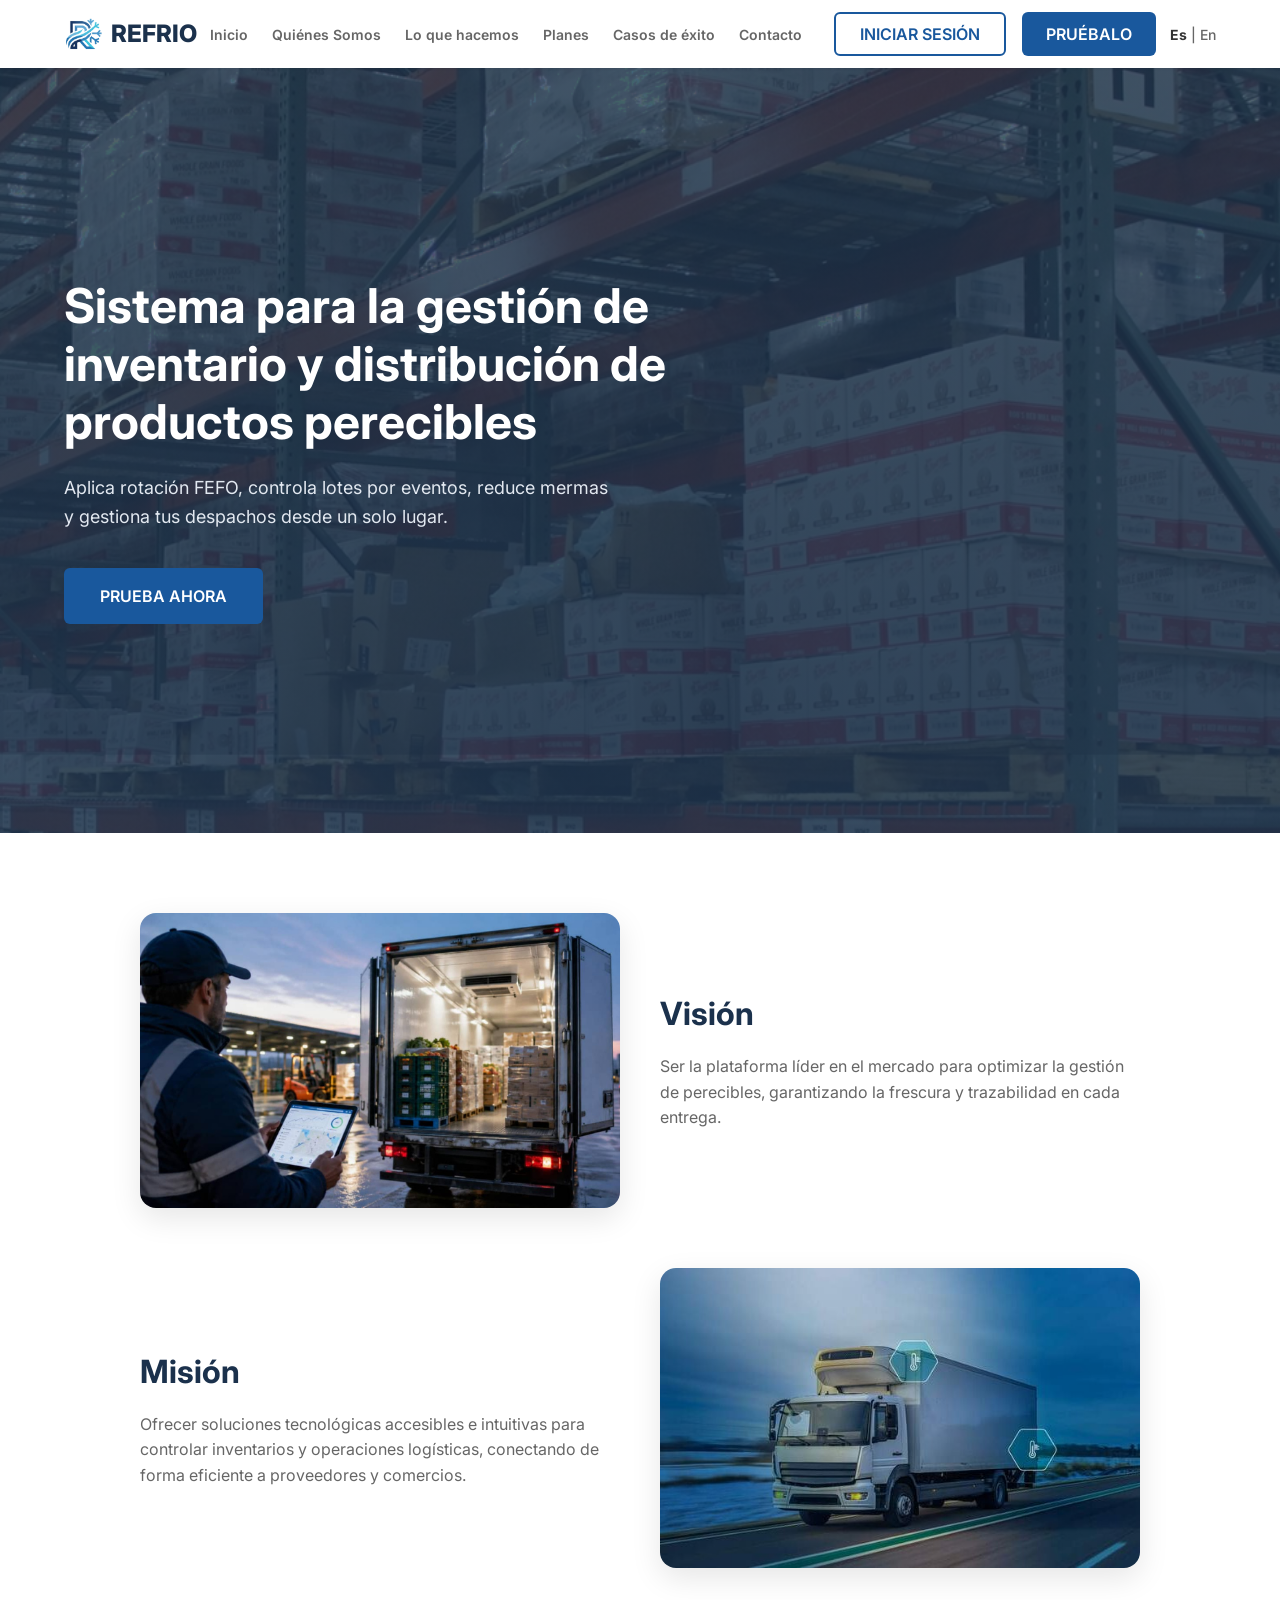
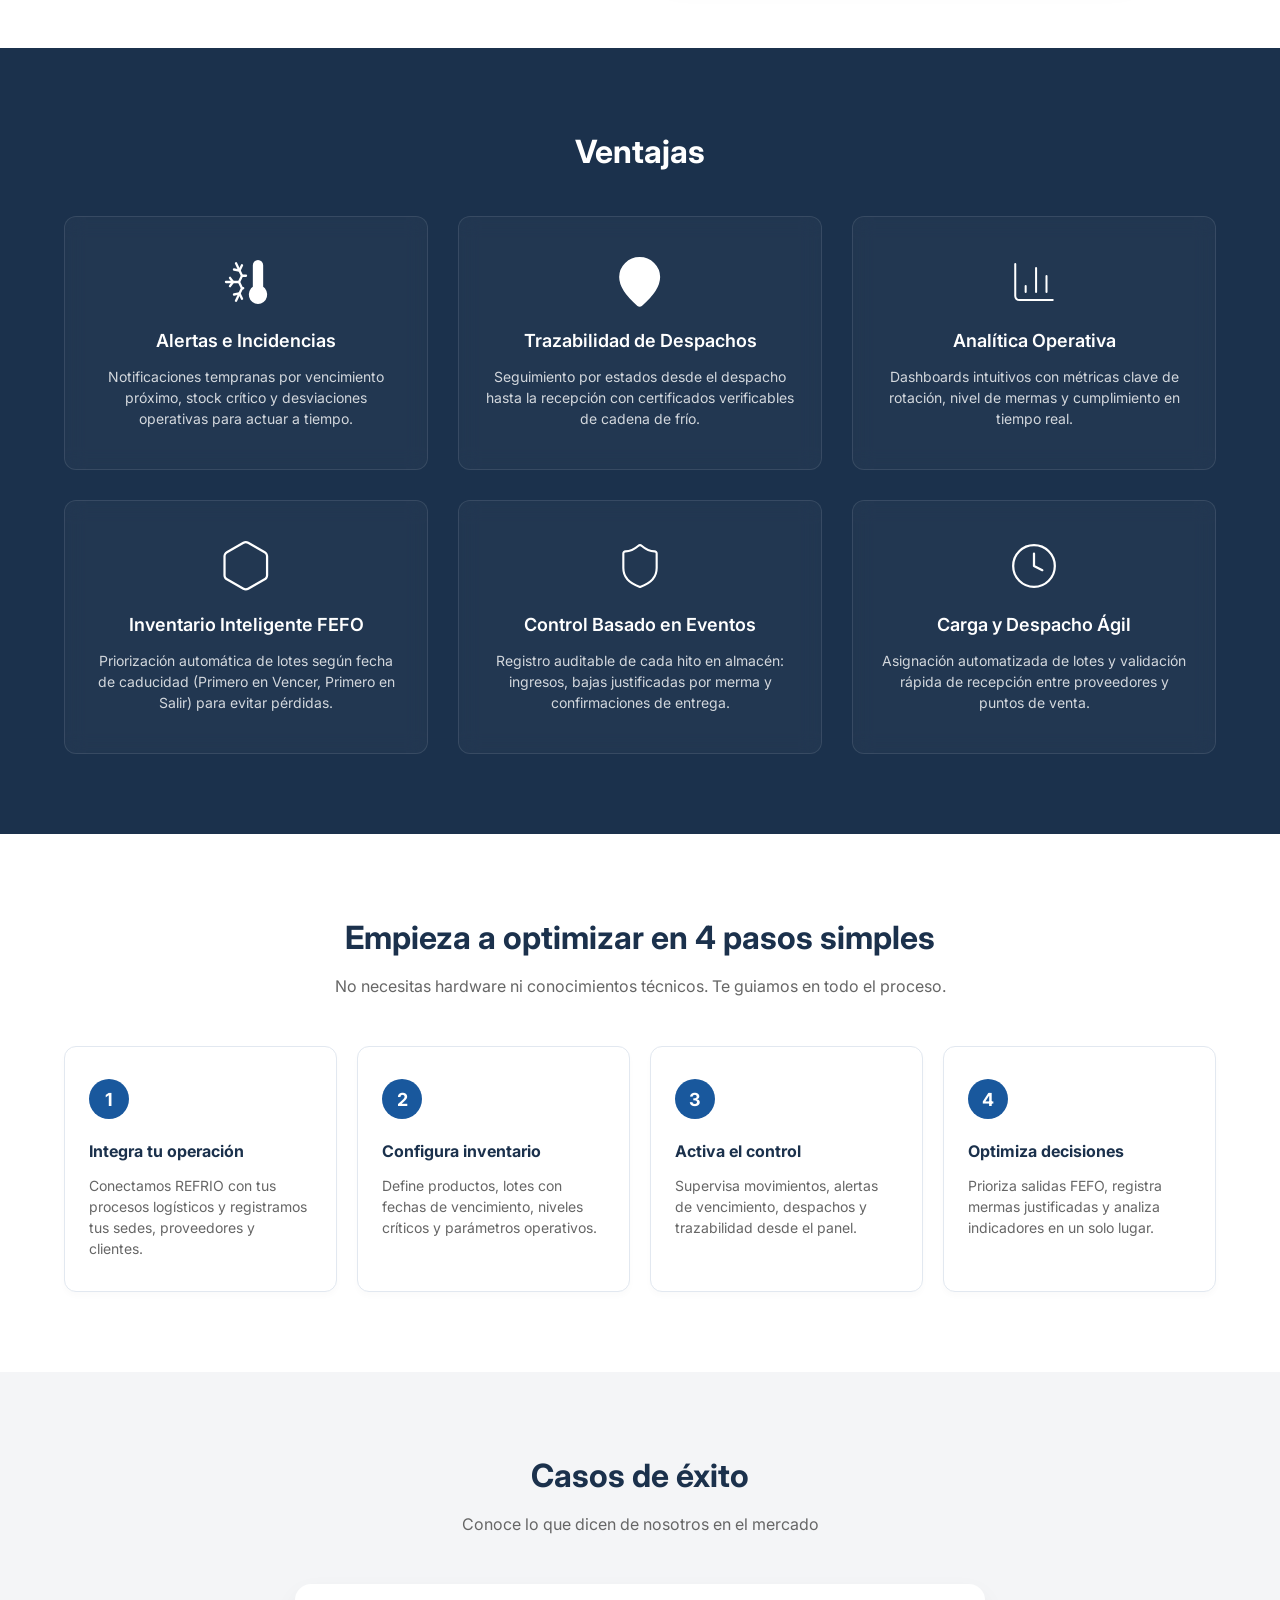
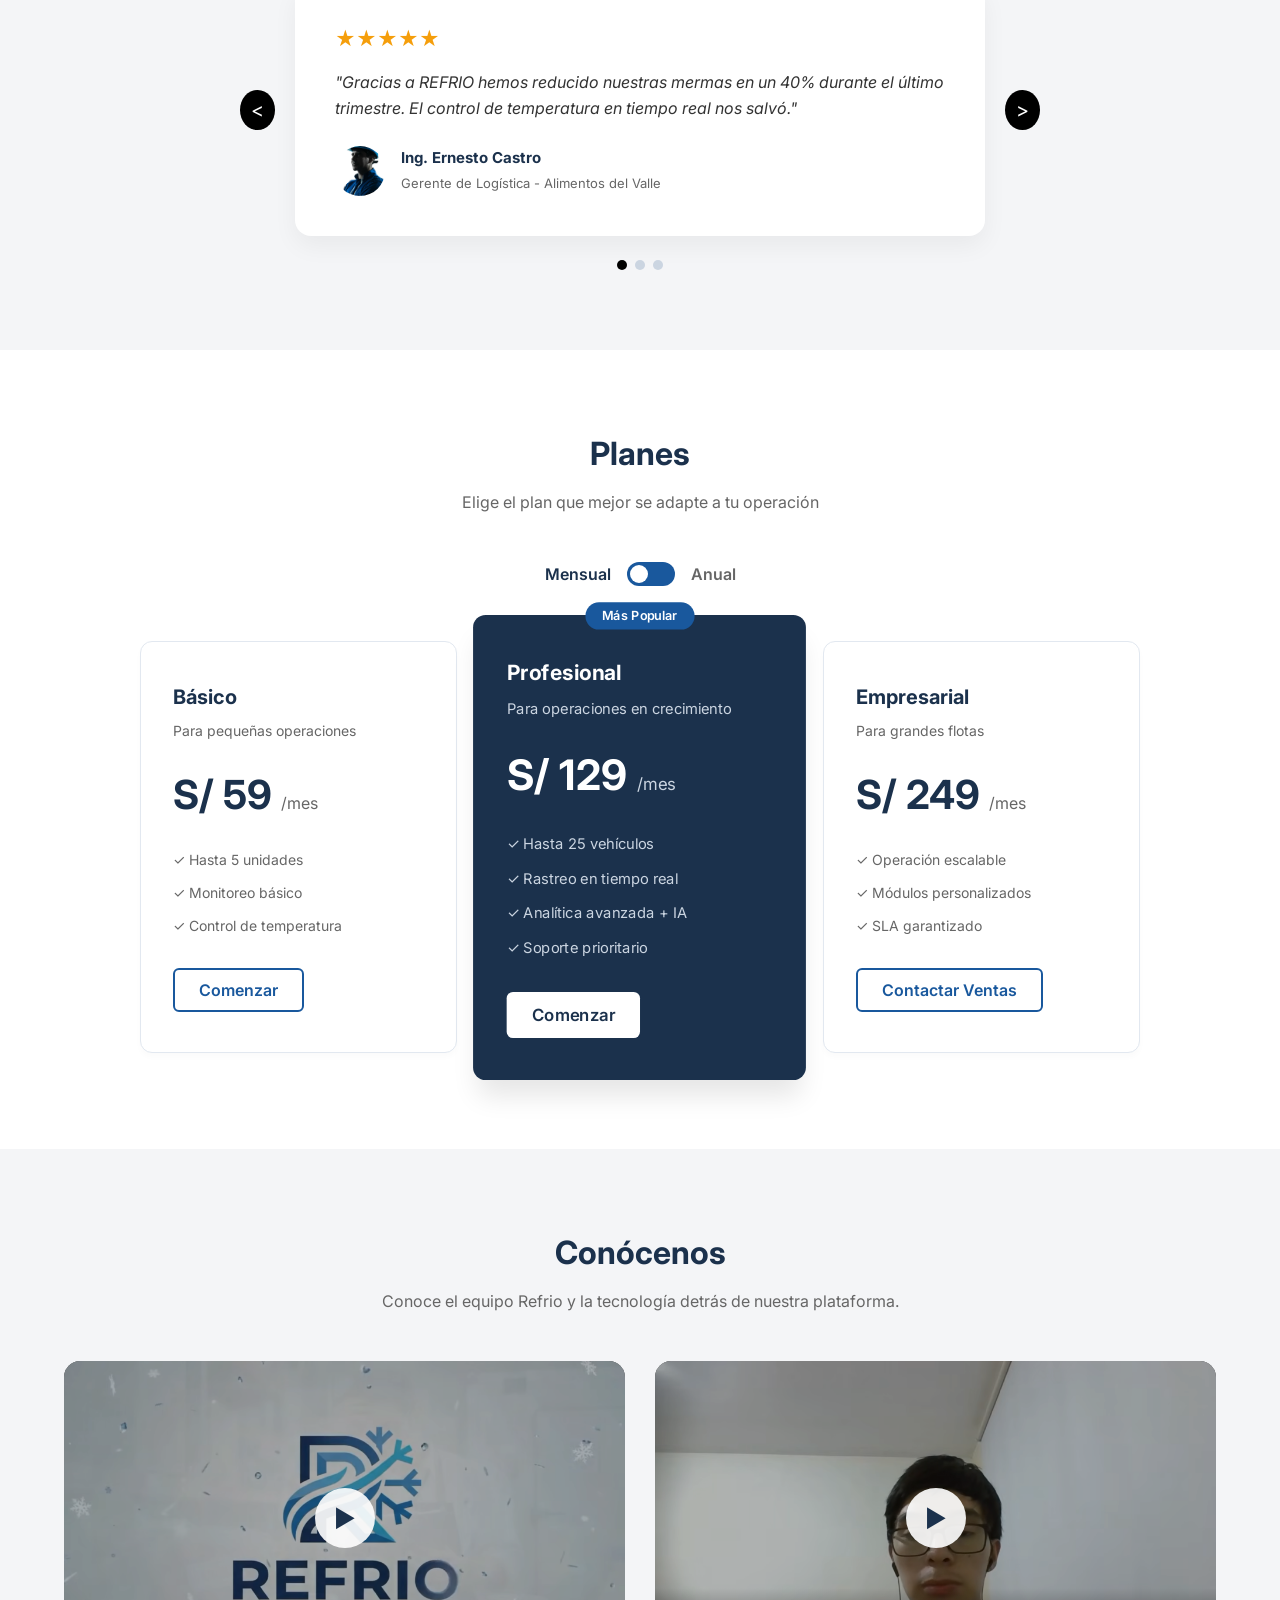
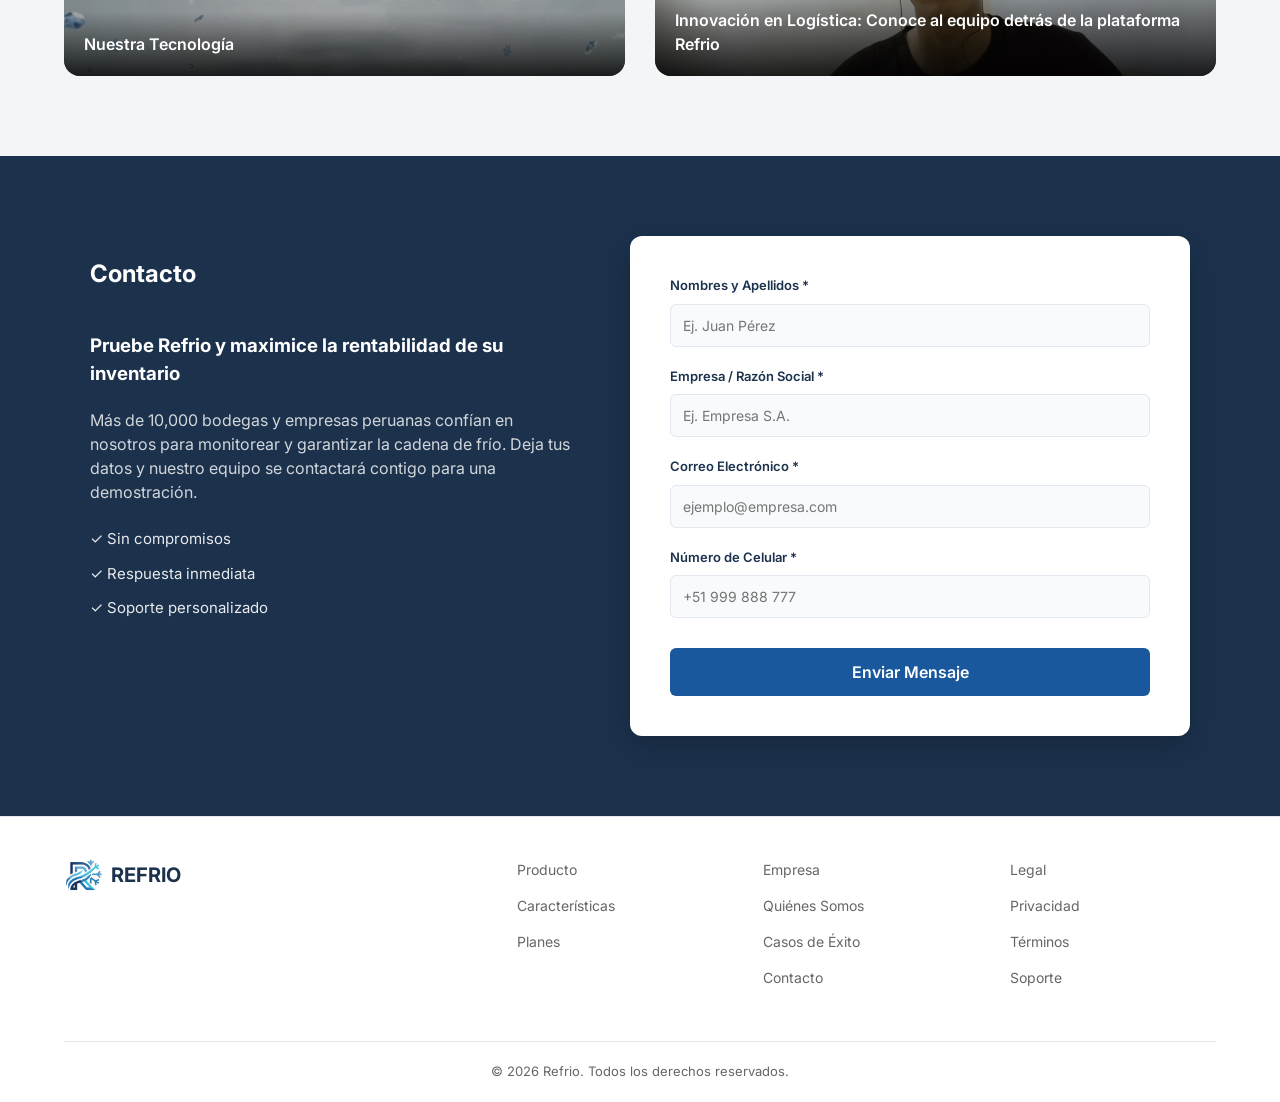
<file: index.html>
<!DOCTYPE html>
<html lang="es" data-lang="es">
<head>
    <meta charset="UTF-8">
    <meta name="viewport" content="width=device-width, initial-scale=1.0">
    <title>REFRIO - Gestión de Inventario</title>
    <link rel="icon" type="image/png" href="assets/images/logo.png">
    <link rel="preconnect" href="https://fonts.googleapis.com">
    <link rel="preconnect" href="https://fonts.gstatic.com" crossorigin>
    <link href="https://fonts.googleapis.com/css2?family=Inter:wght@400;500;600;700&display=swap" rel="stylesheet">
    <link rel="stylesheet" href="assets/css/styles.css">
    <style>
        /* Enlaces con la apariencia de los botones originales */
        a.refrio-link {
            display: inline-flex;
            align-items: center;
            justify-content: center;
            text-align: center;
            text-decoration: none;
            box-sizing: border-box;
        }
        @media (max-width: 992px) {
            .header-right .nav-actions a.refrio-link {
                width: 100%;
                padding: 12px;
                font-size: 15px;
            }
        }
    </style>
</head>
<body>
    <!-- HEADER -->
    <header>
        <div class="logo">
            <img src="assets/images/logo.png" alt="Logo REFRIO" class="logo-img">
            <span>REFRIO</span>
        </div>
        <div class="header-right" id="mobileMenu">
            <nav>
                <a href="#hero" data-i18n="nav_home">Inicio</a>
                <a href="#about" data-i18n="nav_about">Quiénes Somos</a>
                <a href="#features" data-i18n="nav_what">Lo que hacemos</a>
                <a href="#pricing" data-i18n="nav_pricing">Planes</a>
                <a href="#testimonials" data-i18n="nav_cases">Casos de éxito</a>
                <a href="#contact" data-i18n="nav_contact">Contacto</a>
            </nav>
            <div class="nav-actions">
                <a href="https://upc-pre-202620-1asi0729-7747-refrio.github.io/refrio-frontend/sign-in" class="btn-outline refrio-link" data-i18n="btn_login">INICIAR SESIÓN</a>
                <a href="https://upc-pre-202620-1asi0729-7747-refrio.github.io/refrio-frontend/sign-up" class="btn-primary refrio-link" data-i18n="btn_register">REGISTRARSE</a>
            </div>
        </div>

        <div class="header-controls">
            <div class="lang-toggle">
                <span id="lang-es" class="active" onclick="switchLanguage('es')">Es</span> <span style="color:var(--text-gray)">|</span> <span id="lang-en" onclick="switchLanguage('en')">En</span>
            </div>
            <button class="hamburger-btn" id="hamburgerBtn" aria-label="Abrir menú" data-i18n-aria-label="menu_open">
                <span></span>
                <span></span>
                <span></span>
            </button>
        </div>
    </header>

    <!-- HERO -->
    <section id="hero" class="hero">
        <div class="background-image">
            <img src="assets/images/fondo-hero.png" alt="Fondo Hero">
        </div>
        <div class="hero-content">
            <h1 data-i18n="hero_title">Sistema para la gestión de inventario y distribución de productos perecibles</h1>
            <h3 data-i18n="hero_subtitle">Monitorea temperatura, gestiona stock, reduce pérdidas y mejora tus operaciones logísticas desde un solo lugar.</h3>
            <a href="https://upc-pre-202620-1asi0729-7747-refrio.github.io/refrio-frontend/sign-up" class="btn-primary btn-large refrio-link" data-i18n="btn_demo">PRUEBA AHORA</a>
        </div>
    </section>

    <!-- VISIÓN Y MISIÓN -->
    <section id="about" class="about-section bg-light">
        <div class="about-container">
            <div class="about-row">
                <div class="about-image">
                    <img src="assets/images/vision.jpg" alt="Visión Operario">
                </div>
                <div class="about-text">
                    <h2 data-i18n="vision_title">Visión</h2>
                    <p data-i18n="vision_desc">Ser la plataforma líder en el mercado para optimizar la cadena de frío, garantizando la frescura y calidad en cada entrega.</p>
                </div>
            </div>
            <div class="about-row reverse">
                <div class="about-image">
                    <img src="assets/images/mision.jpg" alt="Misión Camión">
                </div>
                <div class="about-text">
                    <h2 data-i18n="mision_title">Misión</h2>
                    <p data-i18n="mision_desc">Ofrecer soluciones tecnológicas innovadoras para monitorear inventarios y la cadena de frío, conectando de forma eficiente a toda la red logística.</p>
                </div>
            </div>
        </div>
    </section>

    <!-- VENTAJAS -->
    <section id="features" class="features-section bg-dark">
    <h2 class="title white-text" data-i18n="feat_title">Ventajas</h2>
    <div class="grid features-grid">
        <div class="feature-card glass">
            <div class="icon-wrapper"><img src="assets/images/icon-temp.svg" alt="Alertas"></div>
            <h4 data-i18n="feat1_title">Alertas e Incidencias</h4>
            <p data-i18n="feat1_desc">Notificaciones tempranas por vencimiento próximo, stock crítico y desviaciones operativas para actuar a tiempo.</p>
        </div>
        <div class="feature-card glass">
            <div class="icon-wrapper"><img src="assets/images/icon-gps.svg" alt="Trazabilidad"></div>
            <h4 data-i18n="feat2_title">Trazabilidad de Despachos</h4>
            <p data-i18n="feat2_desc">Seguimiento por estados desde el despacho hasta la recepción con certificados verificables de cadena de frío.</p>
        </div>
        <div class="feature-card glass">
            <div class="icon-wrapper"><img src="assets/images/icon-analytics.svg" alt="Analítica"></div>
            <h4 data-i18n="feat3_title">Analítica Operativa</h4>
            <p data-i18n="feat3_desc">Dashboards intuitivos con métricas clave de rotación, nivel de mermas y cumplimiento en tiempo real.</p>
        </div>
        <div class="feature-card glass">
            <div class="icon-wrapper"><img src="assets/images/icon-inventory.svg" alt="Inventario"></div>
            <h4 data-i18n="feat4_title">Inventario Inteligente FEFO</h4>
            <p data-i18n="feat4_desc">Priorización automática de lotes según fecha de caducidad (Primero en Vencer, Primero en Salir) para evitar pérdidas.</p>
        </div>
        <div class="feature-card glass">
            <div class="icon-wrapper"><img src="assets/images/icon-replenish.svg" alt="Eventos"></div>
            <h4 data-i18n="feat5_title">Control Basado en Eventos</h4>
            <p data-i18n="feat5_desc">Registro auditable de cada hito en almacén: ingresos, bajas justificadas por merma y confirmaciones de entrega.</p>
        </div>
        <div class="feature-card glass">
            <div class="icon-wrapper"><img src="assets/images/icon-dispatch.svg" alt="Despacho"></div>
            <h4 data-i18n="feat6_title">Carga y Despacho Ágil</h4>
            <p data-i18n="feat6_desc">Asignación automatizada de lotes y validación rápida de recepción entre proveedores y puntos de venta.</p>
        </div>
    </div>
</section>

    <!-- PASOS -->
    <section id="steps" class="steps-section bg-light">
        <h2 class="title" data-i18n="steps_title">Empieza a optimizar en 4 pasos simples</h2>
        <p class="subtitle" data-i18n="steps_subtitle">No necesitas conocimientos técnicos. Te guiamos en todo el proceso.</p>
        <div class="grid steps-grid">
            <div class="step-card">
                <div class="step-num">1</div>
                <h4 data-i18n="step1_title">Integra tu operación</h4>
                <p data-i18n="step1_desc">Conectamos REFRIO con tus procesos logísticos y levantamos la información clave.</p>
            </div>
            <div class="step-card">
                <div class="step-num">2</div>
                <h4 data-i18n="step2_title">Configura inventario</h4>
                <p data-i18n="step2_desc">Define productos, lotes, niveles críticos y parámetros de monitoreo.</p>
            </div>
            <div class="step-card">
                <div class="step-num">3</div>
                <h4 data-i18n="step3_title">Activa monitoreo</h4>
                <p data-i18n="step3_desc">Supervisa temperatura, stock, trazabilidad y eventos en tiempo real.</p>
            </div>
            <div class="step-card">
                <div class="step-num">4</div>
                <h4 data-i18n="step4_title">Optimiza decisiones</h4>
                <p data-i18n="step4_desc">Gestiona salidas, reabastecimiento y análisis desde un solo lugar.</p>
            </div>
        </div>
    </section>

    <!-- CASOS DE ÉXITO -->
    <section id="testimonials" class="testimonials-section bg-gray">
        <h2 class="title" data-i18n="test_title">Casos de éxito</h2>
        <p class="subtitle" data-i18n="test_subtitle">Conoce lo que dicen de nosotros en el mercado</p>
        <div class="testimonial-slider">
            <button class="slider-arrow left" id="prevTestimonial">&lt;</button>
            
            <div id="testimonialTrack" style="width: 100%; max-width: 700px;">
                <!-- Testimonio 1 -->
                <div class="testimonial-card active" data-index="0">
                    <div class="stars">★★★★★</div>
                    <p class="quote" data-i18n="testimonial1">"Gracias a REFRIO hemos reducido nuestras mermas en un 40% durante el último trimestre. El control de temperatura en tiempo real nos salvó."</p>
                    <div class="author">
                        <div class="avatar"><img src="assets/images/avatar.jpg" alt="Ing. Ernesto Castro"></div>
                        <div class="author-info">
                            <strong>Ing. Ernesto Castro</strong>
                            <span data-i18n="testimonial1_role">Gerente de Logística - Alimentos del Valle</span>
                        </div>
                    </div>
                </div>
                
                <!-- Testimonio 2 -->
                <div class="testimonial-card" data-index="1" style="display: none;">
                    <div class="stars">★★★★★</div>
                    <p class="quote" data-i18n="testimonial2">"La plataforma es súper intuitiva. Desde que implementamos el rastreo y las alertas, hemos optimizado nuestras rutas de entrega un 25%."</p>
                    <div class="author">
                        <div class="avatar"><img src="assets/images/avatar2.jpg" alt="Mariana Ruiz" onerror="this.src='assets/images/avatar.jpg'"></div>
                        <div class="author-info">
                            <strong>Mariana Ruiz</strong>
                            <span data-i18n="testimonial2_role">Jefa de Operaciones - Supermercados del Norte</span>
                        </div>
                    </div>
                </div>

                <!-- Testimonio 3 -->
                <div class="testimonial-card" data-index="2" style="display: none;">
                    <div class="stars">★★★★★</div>
                    <p class="quote" data-i18n="testimonial3">"El soporte y la analítica automatizada nos permitieron escalar nuestra flota sin perder el control del stock. Es una herramienta indispensable hoy en día."</p>
                    <div class="author">
                        <div class="avatar"><img src="assets/images/avatar3.jpg" alt="Carlos Mendoza" onerror="this.src='assets/images/avatar.jpg'"></div>
                        <div class="author-info">
                            <strong>Carlos Mendoza</strong>
                            <span data-i18n="testimonial3_role">Director General - Distribuidora San Juan</span>
                        </div>
                    </div>
                </div>
            </div>

            <button class="slider-arrow right" id="nextTestimonial">&gt;</button>
        </div>
        <div class="slider-dots" id="testimonialDots">
            <span class="dot active" data-index="0"></span>
            <span class="dot" data-index="1"></span>
            <span class="dot" data-index="2"></span>
        </div>
    </section>

    <!-- PLANES -->
    <section id="pricing" class="pricing-section bg-white">
        <h2 class="title" data-i18n="prc_title">Planes</h2>
        <p class="subtitle" data-i18n="prc_subtitle">Elige el plan que mejor se adapte a tu operación</p>
        
        <div class="pricing-toggle">
            <span id="labelMensual" class="active" data-i18n="billing_monthly" style="cursor: pointer;">Mensual</span>
            <div class="toggle-switch" id="billingToggle"></div>
            <span id="labelAnual" data-i18n="billing_yearly" style="cursor: pointer;">Anual</span>
        </div>
        
        <div class="grid pricing-grid">
            <div class="price-card basic">
                <h4 data-i18n="plan_basic">Básico</h4>
                <p class="desc" data-i18n="plan_basic_desc">Para pequeñas operaciones</p>
                <h2 id="priceBasic">S/ 59 <span data-i18n="price_month">/mes</span></h2>
                <ul>
                    <li data-i18n="basic_f1">✓ Hasta 5 unidades</li>
                    <li data-i18n="basic_f2">✓ Monitoreo básico</li>
                    <li data-i18n="basic_f3">✓ Control de temperatura</li>
                </ul>
                <a href="https://upc-pre-202620-1asi0729-7747-refrio.github.io/refrio-frontend/sign-up" class="btn-outline refrio-link" data-i18n="plan_start">Comenzar</a>
            </div>
            <div class="price-card professional">
                <div class="badge" data-i18n="plan_popular">Más Popular</div>
                <h4 data-i18n="plan_pro">Profesional</h4>
                <p class="desc" data-i18n="plan_pro_desc">Para operaciones en crecimiento</p>
                <h2 id="pricePro">S/ 129 <span data-i18n="price_month">/mes</span></h2>
                <ul>
                    <li data-i18n="pro_f1">✓ Hasta 25 vehículos</li>
                    <li data-i18n="pro_f2">✓ Rastreo en tiempo real</li>
                    <li data-i18n="pro_f3">✓ Analítica avanzada + IA</li>
                    <li data-i18n="pro_f4">✓ Soporte prioritario</li>
                </ul>
                <a href="https://upc-pre-202620-1asi0729-7747-refrio.github.io/refrio-frontend/sign-up" class="btn-light refrio-link" data-i18n="plan_start">Comenzar</a>
            </div>
            <div class="price-card enterprise">
                <h4 data-i18n="plan_ent">Empresarial</h4>
                <p class="desc" data-i18n="plan_ent_desc">Para grandes flotas</p>
                <h2 id="priceEnt">S/ 249 <span data-i18n="price_month">/mes</span></h2>
                <ul>
                    <li data-i18n="ent_f1">✓ Operación escalable</li>
                    <li data-i18n="ent_f2">✓ Módulos personalizados</li>
                    <li data-i18n="ent_f3">✓ SLA garantizado</li>
                </ul>
                <a href="#contact" class="btn-outline refrio-link" data-i18n="plan_contact">Contactar Ventas</a>
            </div>
        </div>
    </section>

    <!-- CONÓCENOS (VIDEOS) -->
    <section id="about-us" class="videos-section bg-gray">
        <h2 class="title" data-i18n="team_title">Conócenos</h2>
        <p class="subtitle" data-i18n="team_subtitle">Conoce el equipo Refrio y la tecnología detrás de nuestra plataforma.</p>
        <div class="grid videos-grid">
            <div class="video-card" data-youtube-id="XbwEG11q1ys">
                <img src="assets/images/about-product.png" alt="Nuestra Tecnología" data-i18n-alt="video_technology" class="video-thumb">
                <button class="play-btn" type="button" aria-label="Reproducir video: Nuestra Tecnología" data-i18n-aria-label="play_technology">▶</button>
                <iframe class="video-player" title="Nuestra Tecnología" data-i18n-title="video_technology" allow="accelerometer; autoplay; clipboard-write; encrypted-media; gyroscope; picture-in-picture; web-share" referrerpolicy="strict-origin-when-cross-origin" allowfullscreen></iframe>
                <a class="video-external" href="https://youtu.be/XbwEG11q1ys" target="_blank" rel="noopener noreferrer" data-i18n="watch_youtube">Ver en YouTube</a>
                <div class="video-info">
                    <h4 data-i18n="video_technology">Nuestra Tecnología</h4>
                </div>
            </div>
            <div class="video-card" data-youtube-id="RkKN3gs4Y38">
                <img src="assets/images/about-team.png" alt="Innovación en Logística" data-i18n-alt="video_innovation" class="video-thumb">
                <button class="play-btn" type="button" aria-label="Reproducir video: Innovación en Logística" data-i18n-aria-label="play_team">▶</button>
                <iframe class="video-player" title="Innovación en Logística" data-i18n-title="video_innovation" allow="accelerometer; autoplay; clipboard-write; encrypted-media; gyroscope; picture-in-picture; web-share" referrerpolicy="strict-origin-when-cross-origin" allowfullscreen></iframe>
                <a class="video-external" href="https://youtu.be/RkKN3gs4Y38" target="_blank" rel="noopener noreferrer" data-i18n="watch_youtube">Ver en YouTube</a>
                <div class="video-info">
                    <h4 data-i18n="video_innovation">Innovación en Logística: Conoce al equipo detrás de la plataforma Refrio</h4>
                </div>
            </div>
        </div>
    </section>

    <!-- CONTACTO -->
    <section id="contact" class="contact-section bg-dark">
        <div class="contact-container">
            <div class="contact-text">
                <h2 class="white-text" data-i18n="contact_title">Contacto</h2>
                <h3 class="white-text" data-i18n="contact_heading" style="margin-top: 40px; margin-bottom: 20px;">Pruebe Refrio y maximice la rentabilidad de su inventario</h3>
                <p class="white-text" data-i18n="contact_desc" style="opacity: 0.8; margin-bottom: 20px;">Más de 10,000 bodegas y empresas peruanas confían en nosotros para monitorear y garantizar la cadena de frío. Deja tus datos y nuestro equipo se contactará contigo para una demostración.</p>
                <ul class="contact-benefits">
                    <li data-i18n="contact_benefit1">✓ Sin compromisos</li>
                    <li data-i18n="contact_benefit2">✓ Respuesta inmediata</li>
                    <li data-i18n="contact_benefit3">✓ Soporte personalizado</li>
                </ul>
            </div>
            <div class="contact-form-wrapper">
                <form id="contactForm" class="form-card">
                    <div class="input-group">
                        <label data-i18n="form_name">Nombres y Apellidos *</label>
                        <input type="text" data-i18n-placeholder="form_name_placeholder" placeholder="Ej. Juan Pérez" required>
                    </div>
                    <div class="input-group">
                        <label data-i18n="form_company">Empresa / Razón Social *</label>
                        <input type="text" data-i18n-placeholder="form_company_placeholder" placeholder="Ej. Empresa S.A." required>
                    </div>
                    <div class="input-group">
                        <label data-i18n="form_email">Correo Electrónico *</label>
                        <input type="email" data-i18n-placeholder="form_email_placeholder" placeholder="ejemplo@empresa.com" required>
                    </div>
                    <div class="input-group">
                        <label data-i18n="form_phone">Número de Celular *</label>
                        <input type="tel" data-i18n-placeholder="form_phone_placeholder" placeholder="+51 999 888 777" required>
                    </div>
                    <button type="submit" class="btn-primary full-width" data-i18n="form_submit">Enviar Mensaje</button>
                </form>
            </div>
        </div>
    </section>

    <!-- FOOTER -->
    <footer class="footer bg-white">
        <div class="footer-grid">
            <div class="footer-brand">
                <div class="logo">
                    <img src="assets/images/logo.png" alt="Logo REFRIO" class="logo-img">
                    <span style="color: var(--secondary-dark); font-weight: 700; font-size: 20px;">REFRIO</span>
                </div>
            </div>
            <div class="footer-links">
                <ul>
                    <li><a href="#" data-i18n="footer_product">Producto</a></li>
                    <li><a href="#" data-i18n="footer_features">Características</a></li>
                    <li><a href="#" data-i18n="footer_plans">Planes</a></li>
                </ul>
            </div>
            <div class="footer-links">
                <ul>
                    <li><a href="#" data-i18n="footer_company">Empresa</a></li>
                    <li><a href="#" data-i18n="footer_about">Quiénes Somos</a></li>
                    <li><a href="#" data-i18n="footer_cases">Casos de Éxito</a></li>
                    <li><a href="#" data-i18n="footer_contact">Contacto</a></li>
                </ul>
            </div>
            <div class="footer-links">
                <ul>
                    <li><a href="#" data-i18n="footer_legal">Legal</a></li>
                    <li><a href="#" data-i18n="footer_privacy">Privacidad</a></li>
                    <li><a href="Terms-and-Condition.html" data-i18n="footer_terms">Términos</a></li>
                    <li><a href="mailto:soporte@refrio.pe" data-i18n="footer_support">Soporte</a></li>
                </ul>
            </div>
        </div>
        <div class="footer-bottom">
            <p>© 2026 Refrio. <span data-i18n="footer_rights">Todos los derechos reservados.</span></p>
        </div>
    </footer>

    <script src="assets/js/app.js"></script>
</body>
</html>
</file>
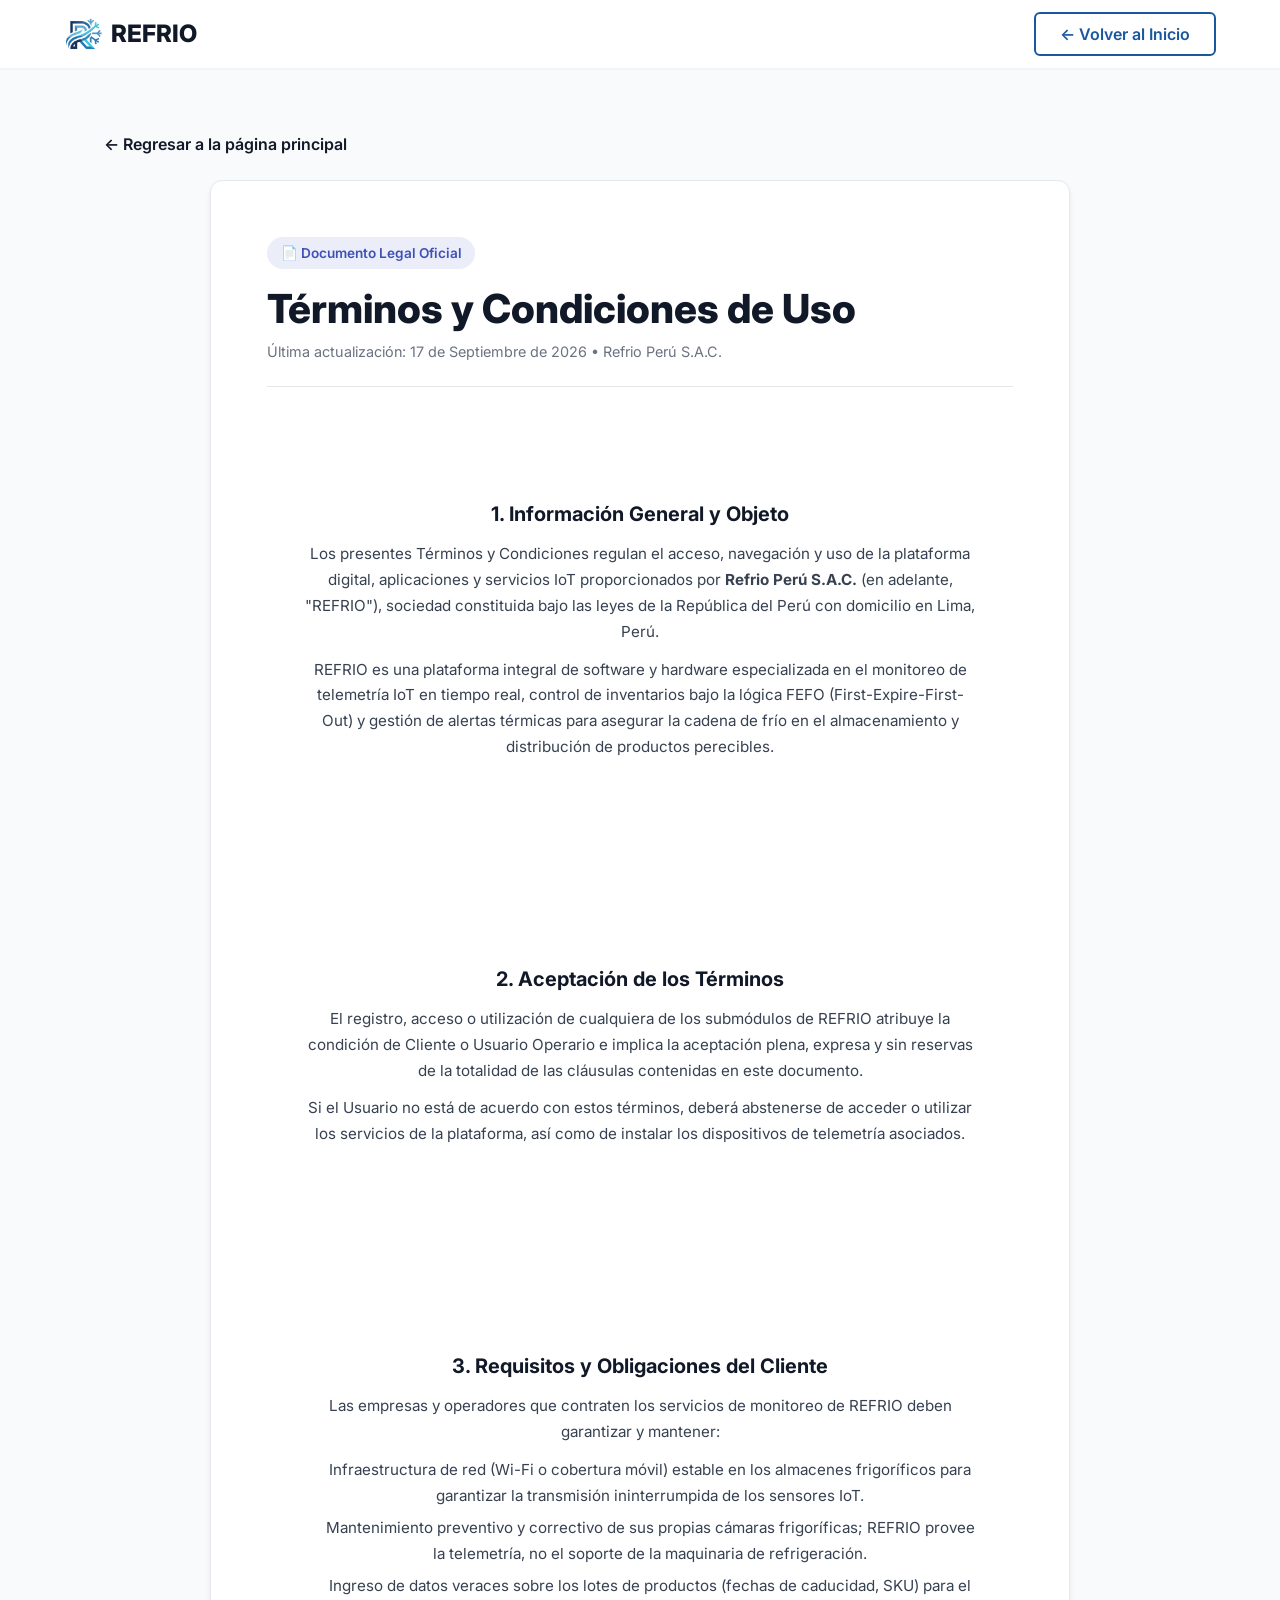
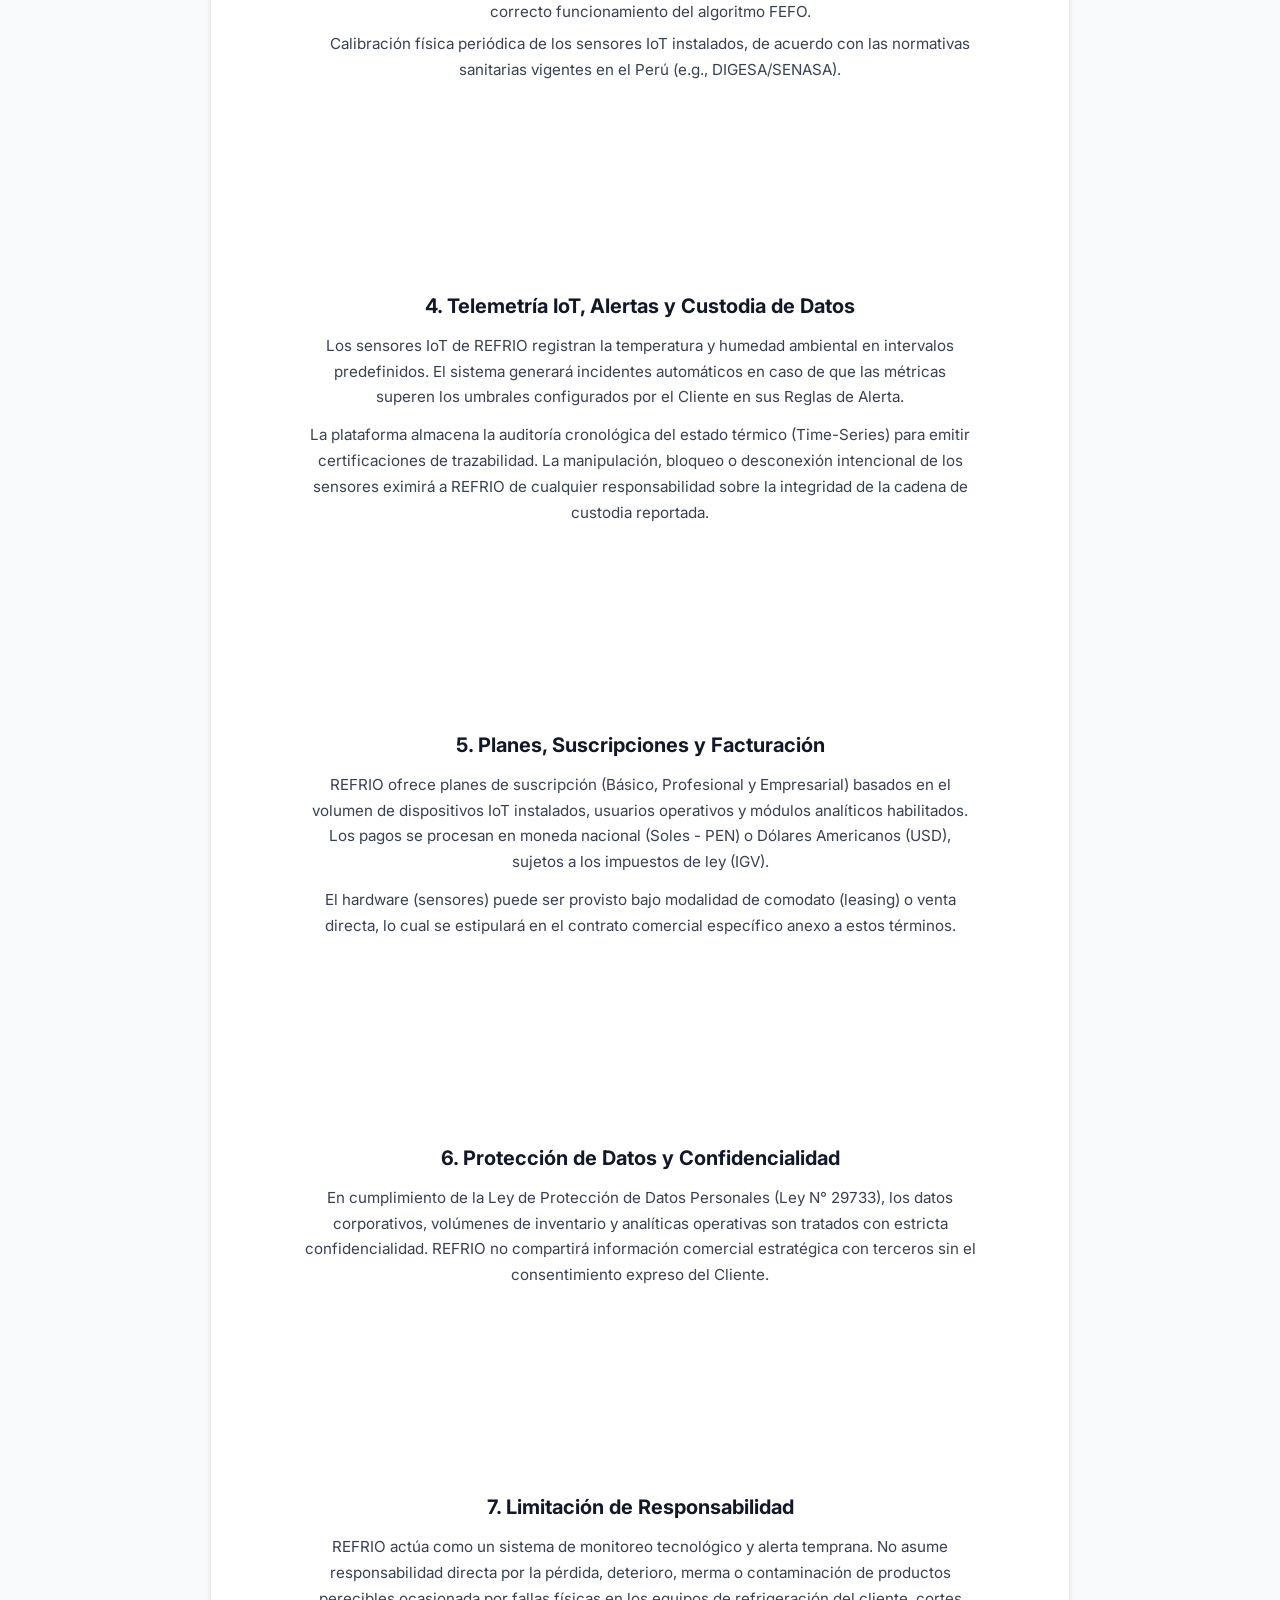
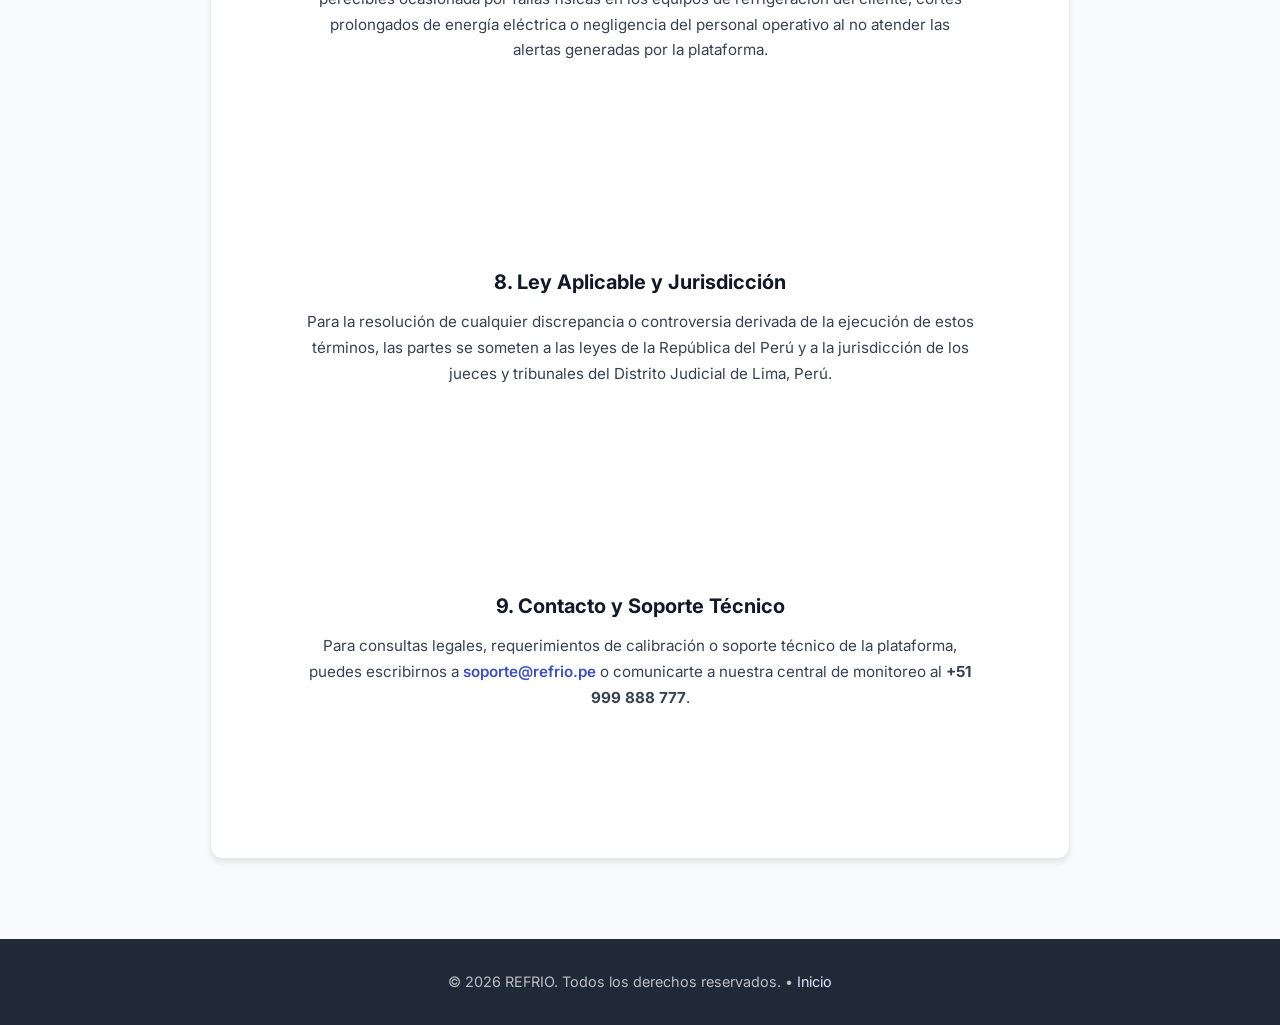
<file: Terms-and-Condition.html>
<!DOCTYPE html>
<html lang="es" data-lang="es">

<head>
  <meta charset="UTF-8" />
  <meta name="viewport" content="width=device-width, initial-scale=1.0" />
  <title>Términos y Condiciones — REFRIO</title>
  <meta name="description"
    content="Términos y Condiciones de uso de la plataforma digital de trazabilidad de cadena de frío y gestión de inventario REFRIO en el Perú." />
  <link rel="icon" href="assets/images/logo.png" />
  <link rel="preconnect" href="https://fonts.googleapis.com" />
  <link rel="preconnect" href="https://fonts.gstatic.com" crossorigin />
  <link href="https://fonts.googleapis.com/css2?family=Inter:wght@300;400;500;600;700;800;900&display=swap"
    rel="stylesheet" />
  <link rel="stylesheet" href="assets/css/styles.css" />
  <style>
    :root {
      --primary-color: #3f51b5;
      --primary-hover: #303f9f;
      --gray-50: #f9fafb;
      --gray-200: #e5e7eb;
      --gray-500: #6b7280;
      --gray-700: #374151;
      --gray-800: #1f2937;
      --navy: #111827;
      --white: #ffffff;
      --radius-xl: 12px;
      --radius-full: 9999px;
      --shadow-md: 0 4px 6px -1px rgba(0, 0, 0, 0.1);
    }
    .legal-page {
      padding-top: 4rem;
      padding-bottom: 5rem;
      min-height: 100vh;
      background: var(--gray-50);
      color: var(--gray-800);
    }
    .container-legal {
      max-width: 1200px;
      margin: 0 auto;
      padding: 0 5%;
    }
    .legal-card {
      background: var(--white);
      border-radius: var(--radius-xl);
      border: 1px solid var(--gray-200);
      box-shadow: var(--shadow-md);
      padding: clamp(1.5rem, 5vw, 3.5rem);
      max-width: 860px;
      margin: 0 auto;
    }
    .legal-badge {
      display: inline-flex;
      align-items: center;
      gap: 0.5rem;
      padding: 0.35rem 0.85rem;
      background: rgba(63, 81, 181, 0.1);
      color: var(--primary-color);
      font-size: 0.85rem;
      font-weight: 600;
      border-radius: var(--radius-full);
      margin-bottom: 1rem;
    }
    .legal-title {
      font-size: clamp(1.85rem, 4vw, 2.5rem);
      font-weight: 800;
      color: var(--navy);
      line-height: 1.2;
      margin-bottom: 0.5rem;
    }
    .legal-meta {
      font-size: 0.9rem;
      color: var(--gray-500);
      margin-bottom: 2rem;
      padding-bottom: 1.5rem;
      border-bottom: 1px solid var(--gray-200);
    }
    .legal-section {
      margin-bottom: 2rem;
    }
    .legal-section h2 {
      font-size: 1.25rem;
      font-weight: 700;
      color: var(--navy);
      margin-bottom: 0.75rem;
    }
    .legal-section p, .legal-section li {
      font-size: 0.95rem;
      line-height: 1.7;
      color: var(--gray-700);
      margin-bottom: 0.75rem;
    }
    .legal-section ul {
      padding-left: 1.25rem;
      margin-bottom: 1rem;
    }
    .legal-section li {
      margin-bottom: 0.4rem;
    }
    .legal-back-btn {
      display: inline-flex;
      align-items: center;
      gap: 0.5rem;
      font-weight: 600;
      color: var(--navy);
      margin-bottom: 1.5rem;
      transition: color 0.2s ease;
    }
    .legal-back-btn:hover {
      color: var(--primary-color);
    }
  </style>
</head>

<body>
  <!-- Header -->
  <header style="background: rgba(255, 255, 255, 0.98);">
    <a href="index.html" class="logo">
      <img src="assets/images/logo.png" alt="REFRIO Logo" class="logo-img" />
      <span style="color: var(--navy);">REFRIO</span>
    </a>
    <div class="header-right">
      <div class="nav-actions">
        <a href="index.html" class="btn-outline" style="text-decoration: none; display: inline-block;">← Volver al Inicio</a>
      </div>
    </div>
  </header>

  <!-- Legal Content -->
  <main class="legal-page">
    <div class="container-legal">
      <a href="index.html" class="legal-back-btn">← Regresar a la página principal</a>

      <article class="legal-card">
        <span class="legal-badge">📄 Documento Legal Oficial</span>
        <h1 class="legal-title">Términos y Condiciones de Uso</h1>
        <p class="legal-meta">Última actualización: 17 de Septiembre de 2026 • Refrio Perú S.A.C.</p>

        <section class="legal-section">
          <h2>1. Información General y Objeto</h2>
          <p>
            Los presentes Términos y Condiciones regulan el acceso, navegación y uso de la plataforma digital, aplicaciones y servicios IoT proporcionados por <strong>Refrio Perú S.A.C.</strong> (en adelante, "REFRIO"), sociedad constituida bajo las leyes de la República del Perú con domicilio en Lima, Perú.
          </p>
          <p>
            REFRIO es una plataforma integral de software y hardware especializada en el monitoreo de telemetría IoT en tiempo real, control de inventarios bajo la lógica FEFO (First-Expire-First-Out) y gestión de alertas térmicas para asegurar la cadena de frío en el almacenamiento y distribución de productos perecibles.
          </p>
        </section>

        <section class="legal-section">
          <h2>2. Aceptación de los Términos</h2>
          <p>
            El registro, acceso o utilización de cualquiera de los submódulos de REFRIO atribuye la condición de Cliente o Usuario Operario e implica la aceptación plena, expresa y sin reservas de la totalidad de las cláusulas contenidas en este documento.
          </p>
          <p>
            Si el Usuario no está de acuerdo con estos términos, deberá abstenerse de acceder o utilizar los servicios de la plataforma, así como de instalar los dispositivos de telemetría asociados.
          </p>
        </section>

        <section class="legal-section">
          <h2>3. Requisitos y Obligaciones del Cliente</h2>
          <p>Las empresas y operadores que contraten los servicios de monitoreo de REFRIO deben garantizar y mantener:</p>
          <ul>
            <li>Infraestructura de red (Wi-Fi o cobertura móvil) estable en los almacenes frigoríficos para garantizar la transmisión ininterrumpida de los sensores IoT.</li>
            <li>Mantenimiento preventivo y correctivo de sus propias cámaras frigoríficas; REFRIO provee la telemetría, no el soporte de la maquinaria de refrigeración.</li>
            <li>Ingreso de datos veraces sobre los lotes de productos (fechas de caducidad, SKU) para el correcto funcionamiento del algoritmo FEFO.</li>
            <li>Calibración física periódica de los sensores IoT instalados, de acuerdo con las normativas sanitarias vigentes en el Perú (e.g., DIGESA/SENASA).</li>
          </ul>
        </section>

        <section class="legal-section">
          <h2>4. Telemetría IoT, Alertas y Custodia de Datos</h2>
          <p>
            Los sensores IoT de REFRIO registran la temperatura y humedad ambiental en intervalos predefinidos. El sistema generará incidentes automáticos en caso de que las métricas superen los umbrales configurados por el Cliente en sus Reglas de Alerta.
          </p>
          <p>
            La plataforma almacena la auditoría cronológica del estado térmico (Time-Series) para emitir certificaciones de trazabilidad. La manipulación, bloqueo o desconexión intencional de los sensores eximirá a REFRIO de cualquier responsabilidad sobre la integridad de la cadena de custodia reportada.
          </p>
        </section>

        <section class="legal-section">
          <h2>5. Planes, Suscripciones y Facturación</h2>
          <p>
            REFRIO ofrece planes de suscripción (Básico, Profesional y Empresarial) basados en el volumen de dispositivos IoT instalados, usuarios operativos y módulos analíticos habilitados. Los pagos se procesan en moneda nacional (Soles - PEN) o Dólares Americanos (USD), sujetos a los impuestos de ley (IGV).
          </p>
          <p>
            El hardware (sensores) puede ser provisto bajo modalidad de comodato (leasing) o venta directa, lo cual se estipulará en el contrato comercial específico anexo a estos términos.
          </p>
        </section>

        <section class="legal-section">
          <h2>6. Protección de Datos y Confidencialidad</h2>
          <p>
            En cumplimiento de la Ley de Protección de Datos Personales (Ley N° 29733), los datos corporativos, volúmenes de inventario y analíticas operativas son tratados con estricta confidencialidad. REFRIO no compartirá información comercial estratégica con terceros sin el consentimiento expreso del Cliente.
          </p>
        </section>

        <section class="legal-section">
          <h2>7. Limitación de Responsabilidad</h2>
          <p>
            REFRIO actúa como un sistema de monitoreo tecnológico y alerta temprana. No asume responsabilidad directa por la pérdida, deterioro, merma o contaminación de productos perecibles ocasionada por fallas físicas en los equipos de refrigeración del cliente, cortes prolongados de energía eléctrica o negligencia del personal operativo al no atender las alertas generadas por la plataforma.
          </p>
        </section>

        <section class="legal-section">
          <h2>8. Ley Aplicable y Jurisdicción</h2>
          <p>
            Para la resolución de cualquier discrepancia o controversia derivada de la ejecución de estos términos, las partes se someten a las leyes de la República del Perú y a la jurisdicción de los jueces y tribunales del Distrito Judicial de Lima, Perú.
          </p>
        </section>

        <section class="legal-section" style="margin-bottom: 0;">
          <h2>9. Contacto y Soporte Técnico</h2>
          <p>
            Para consultas legales, requerimientos de calibración o soporte técnico de la plataforma, puedes escribirnos a <a href="mailto:soporte@refrio.pe" style="color: var(--primary-color); font-weight: 600;">soporte@refrio.pe</a> o comunicarte a nuestra central de monitoreo al <strong>+51 999 888 777</strong>.
          </p>
        </section>
      </article>
    </div>
  </main>

  <!-- Footer -->
  <footer style="background: #1f2937; padding: 2rem 0; text-align: center;">
    <div class="container-legal">
      <p style="color: rgba(255,255,255,0.7); font-size: 0.9rem;">
        &copy; 2026 REFRIO. Todos los derechos reservados. • <a href="index.html" style="color: #e0e7ff; text-decoration: none;">Inicio</a>
      </p>
    </div>
  </footer>
</body>

</html>
</file>
<file: assets/css/styles.css>
:root {
    --primary: #19589d; /* Botones azules claros */
    --primary-dark: #124075;
    --secondary-dark: #1b314c; /* Azul oscuro para fondos */
    --bg-light: #ffffff;
    --bg-gray: #f4f5f7; /* Fondo gris claro */
    --text-dark: #333333;
    --text-gray: #666666;
    --white: #ffffff;
    --border: #e2e8f0;
}

* { margin: 0; padding: 0; box-sizing: border-box; font-family: 'Inter', sans-serif; }
html { scroll-behavior: smooth; }
body { color: var(--text-dark); background: var(--bg-light); line-height: 1.5; }
a { text-decoration: none; color: inherit; }
ul { list-style: none; }

/* GLOBALES */
section { padding: 80px 5%; text-align: center; }
.bg-light { background-color: var(--bg-light); }
.bg-gray { background-color: var(--bg-gray); }
.bg-dark { background-color: var(--secondary-dark); }
.bg-white { background-color: var(--white); }
.white-text { color: var(--white) !important; }
.title { font-size: 32px; font-weight: 700; margin-bottom: 12px; color: var(--secondary-dark); }
.subtitle { color: var(--text-gray); font-size: 16px; margin-bottom: 48px; }
.grid { display: grid; gap: 24px; max-width: 1200px; margin: 0 auto; }

/* BOTONES Y EFECTOS HOVER */
.btn-primary, .btn-outline, .btn-light {
    transition: all 0.3s cubic-bezier(0.4, 0, 0.2, 1);
}
.btn-primary { background: var(--primary); color: var(--white); border: none; padding: 10px 24px; border-radius: 6px; font-weight: 600; cursor: pointer; }
.btn-primary:hover { 
    background: var(--primary-dark); 
    transform: translateY(-3px); 
    box-shadow: 0 6px 15px rgba(25, 88, 157, 0.4); 
}
.btn-outline { background: transparent; color: var(--primary); border: 2px solid var(--primary); padding: 8px 24px; border-radius: 6px; font-weight: 600; cursor: pointer; }
.btn-outline:hover {
    background: var(--primary); 
    color: var(--white);
    transform: translateY(-3px);
    box-shadow: 0 6px 15px rgba(25, 88, 157, 0.15);
}
.btn-light { background: var(--white); color: var(--secondary-dark); border: none; padding: 10px 24px; border-radius: 6px; font-weight: 600; cursor: pointer; }
.btn-light:hover {
    background: #f8fafc;
    transform: translateY(-3px);
    box-shadow: 0 6px 15px rgba(0, 0, 0, 0.15);
}
.full-width { width: 100%; padding: 14px; font-size: 16px; margin-top: 10px; }
.btn-large { padding: 16px 36px; font-size: 16px; }

/* HEADER */
header {
    display: flex;
    flex-direction: row !important;
    justify-content: space-between;
    align-items: center;
    padding: 12px 5%;
    background: var(--white);
    position: sticky;
    top: 0;
    z-index: 1000;
    box-shadow: 0 1px 3px rgba(0, 0, 0, 0.05);
}
.logo { display: flex; align-items: center; gap: 8px; font-weight: 800; font-size: 24px; color: var(--secondary-dark); }
.logo-img { height: 36px; width: auto; object-fit: contain; }
.header-right { display: flex; align-items: center; gap: 32px; }
nav { display: flex; gap: 24px; font-size: 14px; font-weight: 600; color: var(--text-gray); }
nav a:hover { color: var(--primary); }
.nav-actions { display: flex; align-items: center; gap: 16px; }
.lang-toggle { cursor: pointer; font-size: 14px; font-weight: 500; color: var(--text-gray); }
.lang-toggle .active { color: var(--text-dark); font-weight: 700; }
.header-controls { display: flex; align-items: center; gap: 14px; }

/* Botón Hamburguesa */
.hamburger-btn {
    display: none;
    flex-direction: column;
    justify-content: space-between;
    width: 26px;
    height: 19px;
    background: transparent;
    border: none;
    cursor: pointer;
    padding: 0;
    z-index: 105;
}
.hamburger-btn span {
    display: block;
    width: 100%;
    height: 2.5px;
    background-color: var(--secondary-dark);
    border-radius: 3px;
    transition: all 0.3s ease;
}
.hamburger-btn.active span:nth-child(1) { transform: translateY(8px) rotate(45deg); }
.hamburger-btn.active span:nth-child(2) { opacity: 0; }
.hamburger-btn.active span:nth-child(3) { transform: translateY(-8px) rotate(-45deg); }

/* HERO */
.hero { 
    position: relative; 
    min-height: 85vh;
    display: flex;
    align-items: center;
    padding: 120px 5%; 
    color: var(--white); 
    text-align: left; 
    overflow: hidden; 
}
.background-image { position: absolute; top: 0; left: 0; width: 100%; height: 100%; z-index: 1; }
.background-image img { width: 100%; height: 100%; object-fit: cover; object-position: center; display: block; }
.background-image::after {
    content: '';
    position: absolute;
    top: 0; left: 0; width: 100%; height: 100%;
    background: linear-gradient(rgba(27, 49, 76, 0.75), rgba(27, 49, 76, 0.85));
    pointer-events: none;
}
.hero-content { position: relative; z-index: 2; max-width: 650px; }
.hero h1 { font-size: clamp(32px, 5vw, 48px); font-weight: 700; margin-bottom: 24px; line-height: 1.2; }
.hero h3 { font-size: clamp(15px, 2vw, 18px); font-weight: 400; margin-bottom: 36px; color: #e2e8f0; line-height: 1.6; max-width: 550px; }

/* VISIÓN / MISIÓN */
.about-container { max-width: 1000px; margin: 0 auto; display: flex; flex-direction: column; gap: 60px; }
.about-row { display: flex; align-items: center; gap: 40px; text-align: left; }
.about-row.reverse { flex-direction: row-reverse; }
.about-image { flex: 1; border-radius: 16px; overflow: hidden; box-shadow: 0 10px 30px rgba(0,0,0,0.1); }
.about-image img { width: 100%; height: 100%; display: block; object-fit: cover; }
.about-text { flex: 1; }
.about-text h2 { font-size: 32px; font-weight: 700; margin-bottom: 16px; color: var(--secondary-dark); }
.about-text p { font-size: 16px; color: var(--text-gray); line-height: 1.6; }

/* VENTAJAS */
.features-grid { grid-template-columns: repeat(3, 1fr); gap: 30px; margin-top: 40px; }
.feature-card.glass { 
    background: rgba(255, 255, 255, 0.03); 
    border: 1px solid rgba(255, 255, 255, 0.1); 
    border-radius: 12px; 
    padding: 40px 24px; 
    text-align: center; 
    color: var(--white);
    backdrop-filter: blur(10px);
}
.icon-wrapper { margin: 0 auto 20px; width: 50px; height: 50px; display: flex; align-items: center; justify-content: center; }
.icon-wrapper img { width: 100%; height: 100%; filter: brightness(0) invert(1); }
.feature-card.glass h4 { font-size: 18px; margin-bottom: 12px; font-weight: 600; }
.feature-card.glass p { font-size: 14px; opacity: 0.8; line-height: 1.5; }

/* PASOS */
.steps-grid { grid-template-columns: repeat(4, 1fr); text-align: left; margin-top: 40px; gap: 20px;}
.step-card { background: var(--white); padding: 32px 24px; border-radius: 12px; border: 1px solid var(--border); box-shadow: 0 4px 6px rgba(0,0,0,0.02); }
.step-num { width: 40px; height: 40px; background: var(--primary); color: var(--white); border-radius: 50%; display: flex; align-items: center; justify-content: center; font-size: 18px; font-weight: 700; margin-bottom: 20px; }
.step-card h4 { font-size: 16px; margin-bottom: 12px; color: var(--secondary-dark); font-weight: 700;}
.step-card p { font-size: 14px; color: var(--text-gray); line-height: 1.5; }

/* CASOS DE ÉXITO */
.testimonial-slider { display: flex; align-items: center; justify-content: center; gap: 20px; max-width: 800px; margin: 0 auto; }
.slider-arrow { background: #000; color: white; border: none; width: 40px; height: 40px; border-radius: 50%; font-size: 20px; cursor: pointer; display: flex; align-items: center; justify-content: center; z-index: 10;}
.testimonial-card { background: var(--white); padding: 40px; border-radius: 16px; box-shadow: 0 10px 25px rgba(0,0,0,0.05); text-align: left; animation: fadeCard 0.5s ease-in-out; }
@keyframes fadeCard {
    from { opacity: 0; transform: translateY(10px); }
    to { opacity: 1; transform: translateY(0); }
}
.stars { color: #f59e0b; font-size: 20px; margin-bottom: 16px; }
.quote { font-size: 16px; font-style: italic; color: var(--text-dark); margin-bottom: 24px; line-height: 1.6; }
.author { display: flex; align-items: center; gap: 16px; }
.avatar { width: 50px; height: 50px; border-radius: 50%; overflow: hidden; }
.avatar img { width: 100%; height: 100%; object-fit: cover; }
.author-info strong { display: block; font-size: 15px; color: var(--secondary-dark); }
.author-info span { font-size: 13px; color: var(--text-gray); }
.slider-dots { display: flex; justify-content: center; gap: 8px; margin-top: 24px; }
.dot { width: 10px; height: 10px; background: #cbd5e1; border-radius: 50%; cursor: pointer; }
.dot.active { background: #000; }

/* PLANES */
.pricing-toggle { display: flex; align-items: center; justify-content: center; gap: 16px; margin-bottom: 40px; font-weight: 600; color: var(--text-gray); }
.pricing-toggle span { transition: color 0.3s; }
.pricing-toggle span.active { color: var(--secondary-dark); }
.toggle-switch { width: 48px; height: 24px; background: var(--primary); border-radius: 12px; position: relative; cursor: pointer; transition: background-color 0.3s;}
.toggle-switch::after { content: ''; position: absolute; width: 18px; height: 18px; background: white; border-radius: 50%; top: 3px; left: 3px; transition: transform 0.3s cubic-bezier(0.4, 0.0, 0.2, 1); }
.toggle-switch.annual { background: var(--primary-dark); }
.toggle-switch.annual::after { transform: translateX(24px); }
.pricing-grid { grid-template-columns: repeat(3, 1fr); align-items: center; max-width: 1000px;}
.price-card { background: var(--white); padding: 40px 32px; border-radius: 12px; border: 1px solid var(--border); text-align: left; position: relative; box-shadow: 0 4px 6px rgba(0,0,0,0.02);}
.price-card h4 { font-size: 20px; color: var(--secondary-dark); margin-bottom: 8px; }
.price-card .desc { font-size: 14px; color: var(--text-gray); margin-bottom: 24px; }
.price-card h2 { font-size: 40px; margin-bottom: 24px; color: var(--secondary-dark); }
.price-card h2 span { font-size: 16px; font-weight: 400; color: var(--text-gray); }
.price-card ul { margin-bottom: 32px; }
.price-card li { margin-bottom: 12px; font-size: 14px; color: var(--text-gray); }
.price-card.professional { background: var(--secondary-dark); color: var(--white); transform: scale(1.05); border: none; box-shadow: 0 20px 25px -5px rgba(0, 0, 0, 0.1); }
.price-card.professional h4, .price-card.professional h2 { color: var(--white); }
.price-card.professional .desc, .price-card.professional li { color: #cbd5e1; }
.price-card.professional h2 span { color: #cbd5e1; }
.badge { position: absolute; top: -12px; left: 50%; transform: translateX(-50%); background: var(--primary); color: white; padding: 4px 16px; border-radius: 20px; font-size: 12px; font-weight: 600;}

/* CONÓCENOS (VIDEOS) */
.videos-grid { grid-template-columns: 1fr 1fr; gap: 30px; margin-top: 40px; }
.video-card { position: relative; border-radius: 16px; overflow: hidden; aspect-ratio: 16/9; background: #000; cursor: pointer; }
.video-player { position: absolute; inset: 0; width: 100%; height: 100%; border: 0; opacity: 0; pointer-events: none; }
.video-card.is-playing .video-player { opacity: 1; pointer-events: auto; }
.video-card.is-playing .video-thumb,
.video-card.is-playing .play-btn,
.video-card.is-playing .video-info { display: none; }
.video-external { position: absolute; right: 12px; bottom: 12px; z-index: 2; display: none; padding: 8px 12px; border-radius: 6px; background: rgba(0, 0, 0, 0.78); color: #fff; font-size: 13px; text-decoration: none; }
.video-card.is-playing .video-external { display: inline-flex; }
.video-thumb { width: 100%; height: 100%; object-fit: cover; opacity: 0.7; transition: 0.3s; }
.video-card:hover .video-thumb { opacity: 0.5; }
.play-btn { position: absolute; top: 50%; left: 50%; transform: translate(-50%, -50%); width: 60px; height: 60px; background: rgba(255,255,255,0.9); border: 0; border-radius: 50%; display: flex; align-items: center; justify-content: center; font-size: 24px; color: var(--secondary-dark); cursor: pointer; }
.video-info { position: absolute; bottom: 0; left: 0; width: 100%; padding: 20px; background: linear-gradient(transparent, rgba(0,0,0,0.8)); text-align: left; color: white; }
.video-info h4 { font-size: 16px; font-weight: 600; }

/* Movimiento sutil al pasar el cursor por las tarjetas */
@media (hover: hover) and (pointer: fine) {
    .feature-card.glass,
    .step-card,
    .price-card,
    .video-card {
        transition: transform 220ms ease, box-shadow 220ms ease, border-color 220ms ease;
    }

    .feature-card.glass:hover,
    .step-card:hover,
    .price-card:hover,
    .video-card:hover {
        transform: translateY(-5px);
        box-shadow: 0 14px 28px rgba(15, 23, 42, 0.14);
    }

    .price-card.professional:hover {
        transform: scale(1.05) translateY(-5px);
    }
}

@media (prefers-reduced-motion: reduce) {
    .feature-card.glass,
    .step-card,
    .price-card,
    .video-card {
        transition: none;
    }
}

/* CONTACTO */
.contact-container { display: flex; align-items: stretch; max-width: 1100px; margin: 0 auto; gap: 60px; text-align: left; }
.contact-text { flex: 1; padding-top: 20px; }
.contact-benefits { margin-top: 24px; color: var(--white); font-size: 15px; }
.contact-benefits li { margin-bottom: 12px; opacity: 0.9; }
.contact-form-wrapper { flex: 1; background: var(--white); padding: 40px; border-radius: 12px; box-shadow: 0 10px 30px rgba(0,0,0,0.2); }
.input-group { margin-bottom: 20px; text-align: left; }
.input-group label { display: block; margin-bottom: 8px; font-size: 13px; font-weight: 600; color: var(--secondary-dark); }
.input-group input { width: 100%; padding: 12px; border: 1px solid var(--border); border-radius: 6px; font-size: 14px; outline: none; background: #f8fafc; transition: 0.3s border-color; }
.input-group input:focus { border-color: var(--primary); background: var(--white); }
/* Estilos de validación */
.input-group input:not(:placeholder-shown):invalid { border-color: #e3342f; }
.input-group input:not(:placeholder-shown):valid { border-color: #38c172; }

/* FOOTER */
.footer { padding: 40px 5% 20px; border-top: 1px solid var(--border); text-align: left; }
.footer-grid { display: grid; grid-template-columns: 2fr 1fr 1fr 1fr; gap: 40px; max-width: 1200px; margin: 0 auto; padding-bottom: 40px; }
.footer-brand .logo { margin-bottom: 16px; }
.footer-links ul li { margin-bottom: 12px; }
.footer-links ul li a { font-size: 14px; color: var(--text-gray); transition: 0.2s; }
.footer-links ul li a:hover { color: var(--primary); }
.footer-bottom { text-align: center; padding-top: 20px; font-size: 13px; color: var(--text-gray); border-top: 1px solid var(--border); }

/* --- MODAL DE AUTENTICACIÓN --- */
.modal {
    display: none; 
    position: fixed; 
    z-index: 2000; 
    left: 0; 
    top: 0; 
    width: 100%; 
    height: 100%; 
    background-color: rgba(27, 49, 76, 0.4); 
    backdrop-filter: blur(6px);
    align-items: center; 
    justify-content: center;
}
.modal.show { display: flex; }
.modal-content {
    background-color: var(--white);
    padding: 40px;
    border-radius: 12px;
    width: 90%;
    max-width: 420px;
    position: relative;
    box-shadow: 0 15px 35px rgba(0,0,0,0.2);
    animation: modalFadeIn 0.3s cubic-bezier(0.4, 0, 0.2, 1);
}
@keyframes modalFadeIn {
    from { opacity: 0; transform: translateY(-20px) scale(0.95); }
    to { opacity: 1; transform: translateY(0) scale(1); }
}
.close-btn {
    position: absolute;
    top: 16px;
    right: 20px;
    font-size: 28px;
    font-weight: 700;
    color: var(--text-gray);
    cursor: pointer;
    transition: color 0.2s;
    line-height: 1;
}
.close-btn:hover { color: var(--primary); }
.auth-switch { margin-top: 24px; text-align: center; font-size: 14px; color: var(--text-gray); }
.auth-switch a { color: var(--primary); font-weight: 600; margin-left: 5px; transition: 0.2s; }
.auth-switch a:hover { text-decoration: underline; }

/* RESPONSIVE */
@media (max-width: 1024px) {
    .features-grid { grid-template-columns: repeat(2, 1fr); }
    .steps-grid { grid-template-columns: repeat(2, 1fr); }
    .pricing-grid { grid-template-columns: 1fr; max-width: 500px; margin: 0 auto; }
    .price-card.professional { transform: scale(1); }
}

@media (max-width: 768px) {
    header { flex-direction: column; gap: 16px; padding: 16px; }
    .hero { padding: 80px 20px; min-height: auto; }
    .header-right { width: 100%; justify-content: center; }
    .header-right nav { display: none; }
    .about-row, .about-row.reverse, .contact-container, .videos-grid { flex-direction: column; gap: 30px; }
    .features-grid, .steps-grid { grid-template-columns: 1fr; }
    .footer-grid { grid-template-columns: 1fr; text-align: center; }
    .footer-brand .logo { justify-content: center; }
    
    .modal-content { padding: 30px 24px; width: 95%; }
}

/* MENU HAMBURGUESA */
@media (max-width: 992px) {
    .hamburger-btn { display: flex; }
    .header-right {
        position: fixed; top: 69px; left: 0; width: 100%; height: calc(100vh - 69px);
        background: var(--white); flex-direction: column; justify-content: flex-start;
        align-items: center; gap: 32px; padding: 40px 24px;
        box-shadow: 0 10px 25px rgba(0,0,0,0.1); transform: translateY(-120%);
        transition: transform 0.35s cubic-bezier(0.4, 0, 0.2, 1); z-index: 99; overflow-y: auto;
    }
    .header-right.open { transform: translateY(0); }
    .header-right nav { display: flex; flex-direction: column; align-items: center; gap: 20px; width: 100%; }
    .header-right nav a { font-size: 17px; font-weight: 600; color: var(--secondary-dark); }
    .header-right .nav-actions { display: flex; flex-direction: column; width: 100%; max-width: 280px; gap: 12px; }
    .header-right .nav-actions button { width: 100%; padding: 12px; font-size: 15px; }
}
</file>
